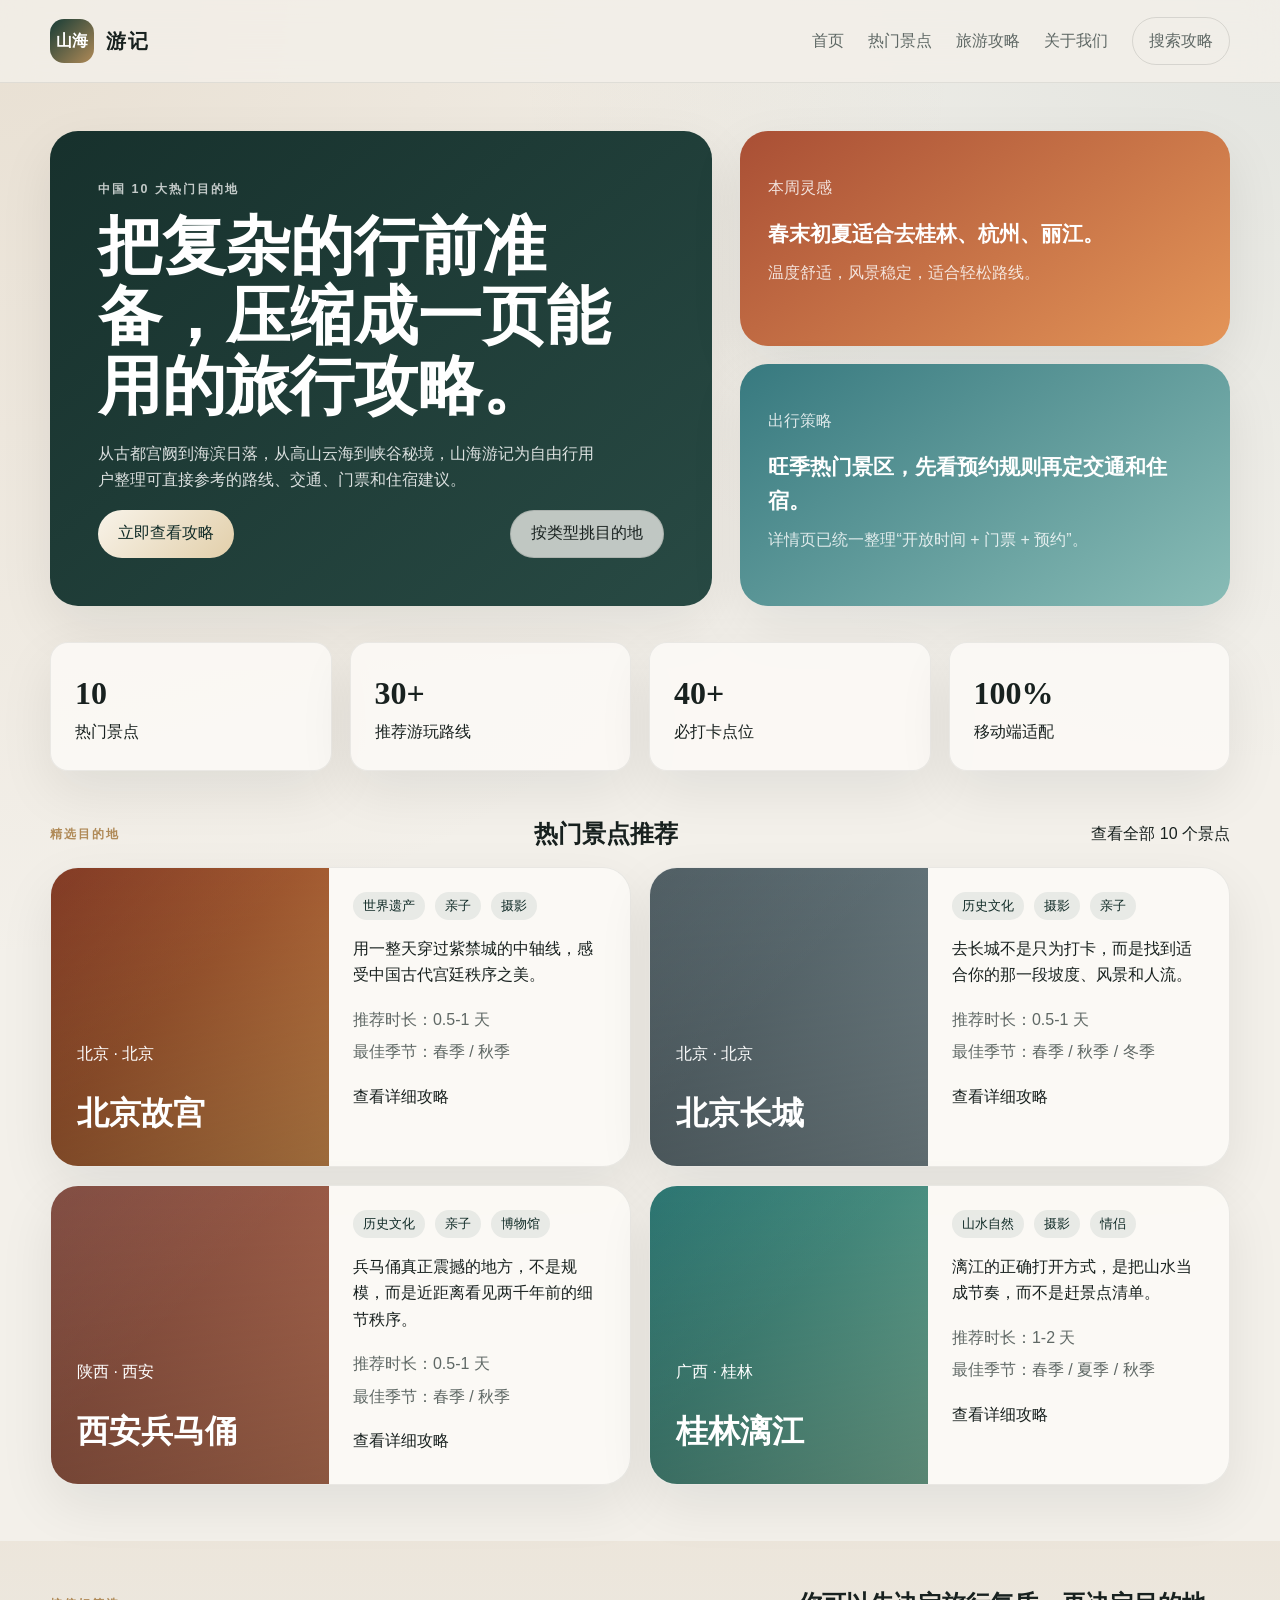
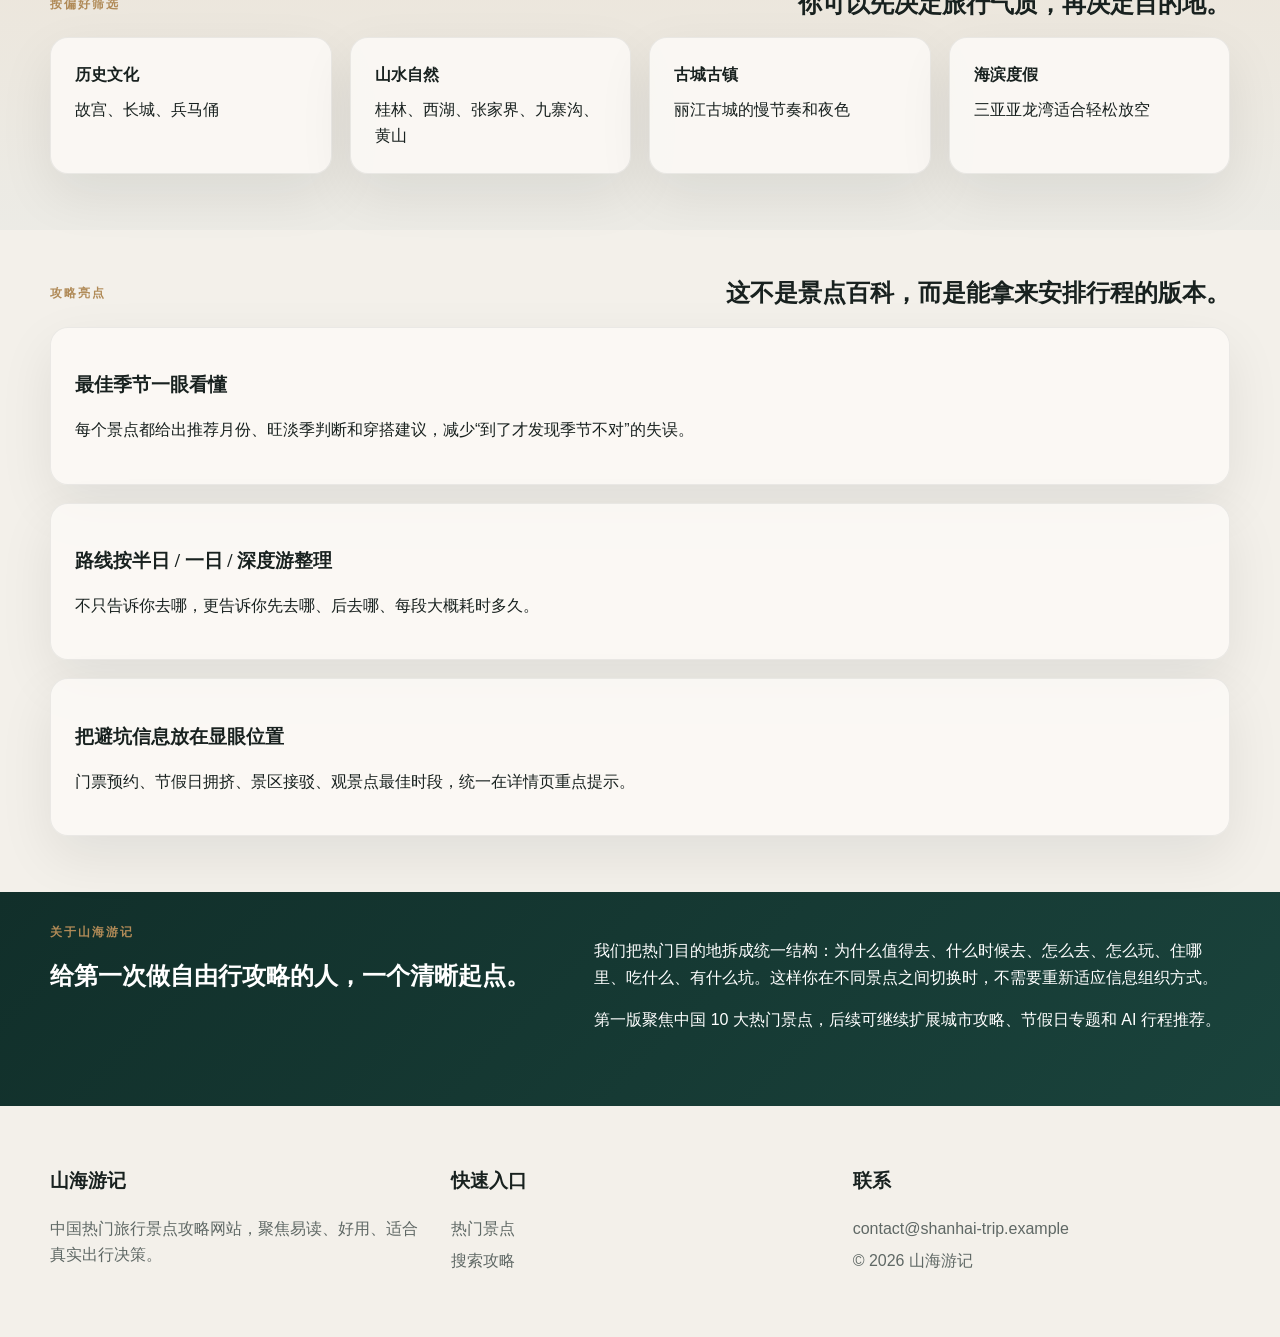
<file: index.html>
<!DOCTYPE html>
<html lang="zh-CN">
  <head>
    <meta charset="UTF-8" />
    <meta name="viewport" content="width=device-width, initial-scale=1.0" />
    <title>山海游记 | 中国热门旅行攻略</title>
    <meta
      name="description"
      content="山海游记为你整理中国10大热门旅行景点攻略，覆盖故宫、长城、西湖、九寨沟、黄山、张家界等目的地，提供最佳季节、路线、美食与住宿建议。"
    />
    <link rel="icon" type="image/svg+xml" href="./favicon.svg" />
    <link rel="stylesheet" href="./styles.css" />
  </head>
  <body data-page="home">
    <header class="site-header">
      <div class="container header-inner">
        <a class="brand" href="./index.html">
          <span class="brand-mark">山海</span>
          <span class="brand-text">游记</span>
        </a>
        <button class="menu-toggle" type="button" aria-label="打开导航">
          <span></span>
          <span></span>
        </button>
        <nav class="main-nav">
          <a href="./index.html">首页</a>
          <a href="./spots.html">热门景点</a>
          <a href="./spots.html#guide">旅游攻略</a>
          <a href="#about">关于我们</a>
          <a class="nav-search" href="./spots.html?q=">搜索攻略</a>
        </nav>
      </div>
    </header>

    <main>
      <section class="hero">
        <div class="container hero-grid">
          <div class="hero-copy reveal">
            <p class="eyebrow">中国 10 大热门目的地</p>
            <h1>把复杂的行前准备，压缩成一页能用的旅行攻略。</h1>
            <p class="hero-text">
              从古都宫阙到海滨日落，从高山云海到峡谷秘境，山海游记为自由行用户整理可直接参考的路线、交通、门票和住宿建议。
            </p>
            <div class="hero-actions">
              <a class="button button-primary" href="./spots.html">立即查看攻略</a>
              <a class="button button-secondary" href="#categories">按类型挑目的地</a>
            </div>
          </div>
          <div class="hero-panel reveal">
            <div class="panel-card sunset-card">
              <p>本周灵感</p>
              <strong>春末初夏适合去桂林、杭州、丽江。</strong>
              <span>温度舒适，风景稳定，适合轻松路线。</span>
            </div>
            <div class="panel-card jade-card">
              <p>出行策略</p>
              <strong>旺季热门景区，先看预约规则再定交通和住宿。</strong>
              <span>详情页已统一整理“开放时间 + 门票 + 预约”。</span>
            </div>
          </div>
        </div>
      </section>

      <section class="stats">
        <div class="container stats-grid">
          <article class="stat-card reveal">
            <strong>10</strong>
            <span>热门景点</span>
          </article>
          <article class="stat-card reveal">
            <strong>30+</strong>
            <span>推荐游玩路线</span>
          </article>
          <article class="stat-card reveal">
            <strong>40+</strong>
            <span>必打卡点位</span>
          </article>
          <article class="stat-card reveal">
            <strong>100%</strong>
            <span>移动端适配</span>
          </article>
        </div>
      </section>

      <section class="section">
        <div class="container">
          <div class="section-head">
            <p class="eyebrow">精选目的地</p>
            <h2>热门景点推荐</h2>
            <a class="text-link" href="./spots.html">查看全部 10 个景点</a>
          </div>
          <div class="featured-grid" id="featured-spots"></div>
        </div>
      </section>

      <section class="section section-tinted" id="categories">
        <div class="container">
          <div class="section-head">
            <p class="eyebrow">按偏好筛选</p>
            <h2>你可以先决定旅行气质，再决定目的地。</h2>
          </div>
          <div class="category-grid">
            <a class="category-card reveal" href="./spots.html?category=历史文化">
              <strong>历史文化</strong>
              <span>故宫、长城、兵马俑</span>
            </a>
            <a class="category-card reveal" href="./spots.html?category=山水自然">
              <strong>山水自然</strong>
              <span>桂林、西湖、张家界、九寨沟、黄山</span>
            </a>
            <a class="category-card reveal" href="./spots.html?category=古城古镇">
              <strong>古城古镇</strong>
              <span>丽江古城的慢节奏和夜色</span>
            </a>
            <a class="category-card reveal" href="./spots.html?category=海滨度假">
              <strong>海滨度假</strong>
              <span>三亚亚龙湾适合轻松放空</span>
            </a>
          </div>
        </div>
      </section>

      <section class="section">
        <div class="container">
          <div class="section-head">
            <p class="eyebrow">攻略亮点</p>
            <h2>这不是景点百科，而是能拿来安排行程的版本。</h2>
          </div>
          <div class="insight-grid">
            <article class="insight-card reveal">
              <h3>最佳季节一眼看懂</h3>
              <p>每个景点都给出推荐月份、旺淡季判断和穿搭建议，减少“到了才发现季节不对”的失误。</p>
            </article>
            <article class="insight-card reveal">
              <h3>路线按半日 / 一日 / 深度游整理</h3>
              <p>不只告诉你去哪，更告诉你先去哪、后去哪、每段大概耗时多久。</p>
            </article>
            <article class="insight-card reveal">
              <h3>把避坑信息放在显眼位置</h3>
              <p>门票预约、节假日拥挤、景区接驳、观景点最佳时段，统一在详情页重点提示。</p>
            </article>
          </div>
        </div>
      </section>

      <section class="section section-dark" id="about">
        <div class="container about-grid">
          <div>
            <p class="eyebrow">关于山海游记</p>
            <h2>给第一次做自由行攻略的人，一个清晰起点。</h2>
          </div>
          <div>
            <p>
              我们把热门目的地拆成统一结构：为什么值得去、什么时候去、怎么去、怎么玩、住哪里、吃什么、有什么坑。这样你在不同景点之间切换时，不需要重新适应信息组织方式。
            </p>
            <p>
              第一版聚焦中国 10 大热门景点，后续可继续扩展城市攻略、节假日专题和 AI 行程推荐。
            </p>
          </div>
        </div>
      </section>
    </main>

    <footer class="site-footer">
      <div class="container footer-grid">
        <div>
          <h3>山海游记</h3>
          <p>中国热门旅行景点攻略网站，聚焦易读、好用、适合真实出行决策。</p>
        </div>
        <div>
          <h3>快速入口</h3>
          <a href="./spots.html">热门景点</a>
          <a href="./spots.html?q=">搜索攻略</a>
        </div>
        <div>
          <h3>联系</h3>
          <p>contact@shanhai-trip.example</p>
          <p>© 2026 山海游记</p>
        </div>
      </div>
    </footer>

    <script src="./data.js"></script>
    <script src="./app.js"></script>
  </body>
</html>
</file>
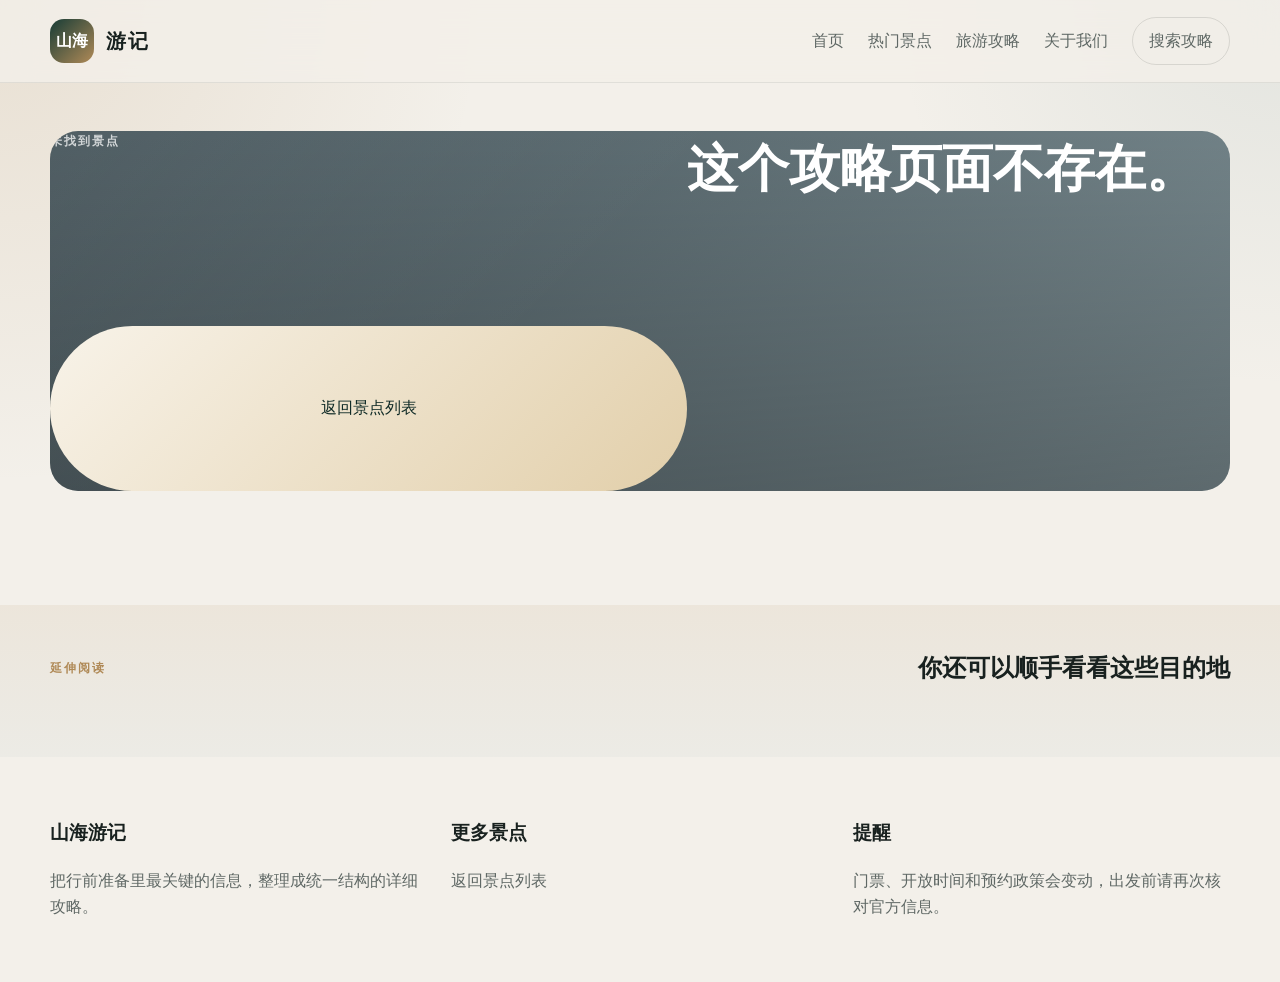
<file: spot.html>
<!DOCTYPE html>
<html lang="zh-CN">
  <head>
    <meta charset="UTF-8" />
    <meta name="viewport" content="width=device-width, initial-scale=1.0" />
    <title>景点攻略 | 山海游记</title>
    <meta name="description" content="中国热门景点详细攻略页面，包含最佳季节、门票、交通、路线、美食和住宿建议。" />
    <link rel="icon" type="image/svg+xml" href="./favicon.svg" />
    <link rel="stylesheet" href="./styles.css" />
  </head>
  <body data-page="spot">
    <header class="site-header">
      <div class="container header-inner">
        <a class="brand" href="./index.html">
          <span class="brand-mark">山海</span>
          <span class="brand-text">游记</span>
        </a>
        <button class="menu-toggle" type="button" aria-label="打开导航">
          <span></span>
          <span></span>
        </button>
        <nav class="main-nav">
          <a href="./index.html">首页</a>
          <a href="./spots.html">热门景点</a>
          <a href="#spot-content">旅游攻略</a>
          <a href="./index.html#about">关于我们</a>
          <a class="nav-search" href="./spots.html">搜索攻略</a>
        </nav>
      </div>
    </header>

    <main id="spot-content">
      <section class="detail-hero" id="detail-hero"></section>
      <section class="section">
        <div class="container detail-layout">
          <aside class="toc-panel" id="spot-toc"></aside>
          <article class="detail-content" id="spot-detail"></article>
        </div>
      </section>
      <section class="section section-tinted">
        <div class="container">
          <div class="section-head">
            <p class="eyebrow">延伸阅读</p>
            <h2>你还可以顺手看看这些目的地</h2>
          </div>
          <div class="related-grid" id="related-spots"></div>
        </div>
      </section>
    </main>

    <footer class="site-footer">
      <div class="container footer-grid">
        <div>
          <h3>山海游记</h3>
          <p>把行前准备里最关键的信息，整理成统一结构的详细攻略。</p>
        </div>
        <div>
          <h3>更多景点</h3>
          <a href="./spots.html">返回景点列表</a>
        </div>
        <div>
          <h3>提醒</h3>
          <p>门票、开放时间和预约政策会变动，出发前请再次核对官方信息。</p>
        </div>
      </div>
    </footer>

    <button class="back-to-top" id="back-to-top" type="button" aria-label="返回顶部">↑</button>

    <script src="./data.js"></script>
    <script src="./app.js"></script>
  </body>
</html>
</file>
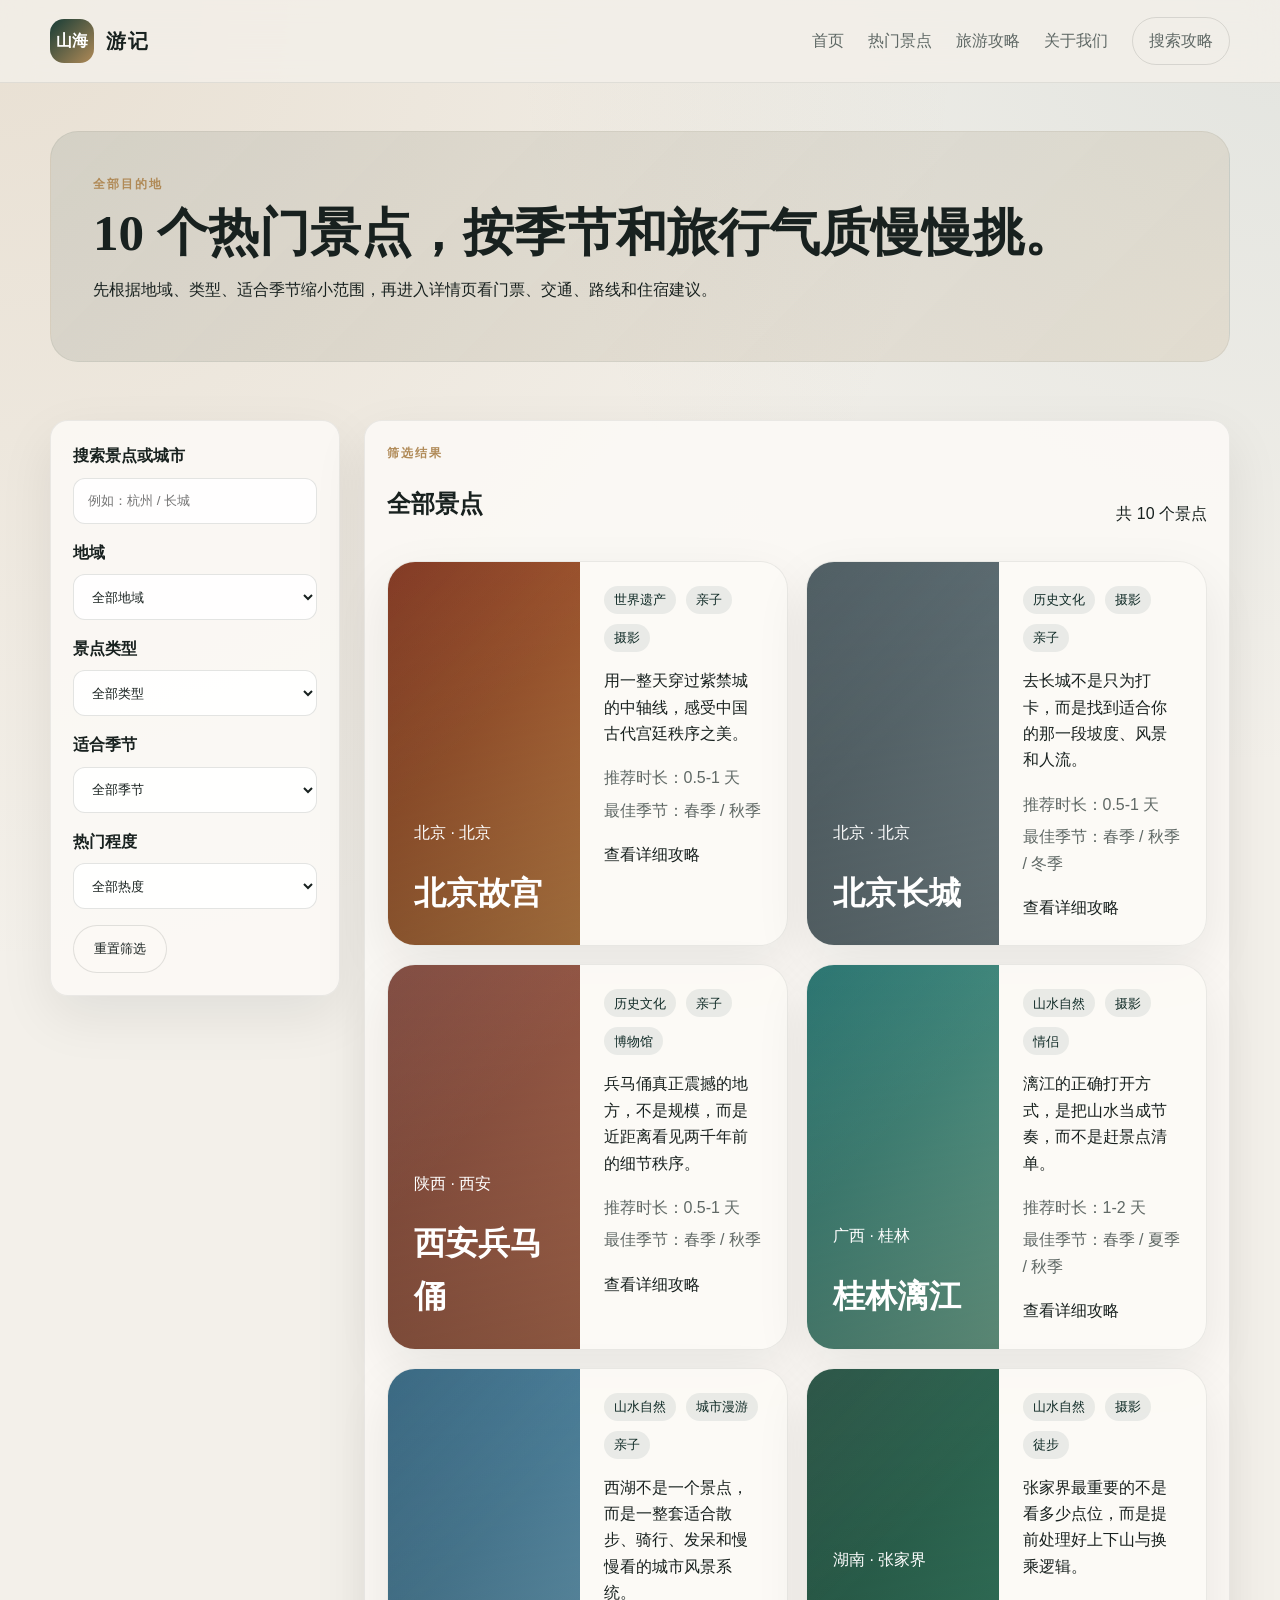
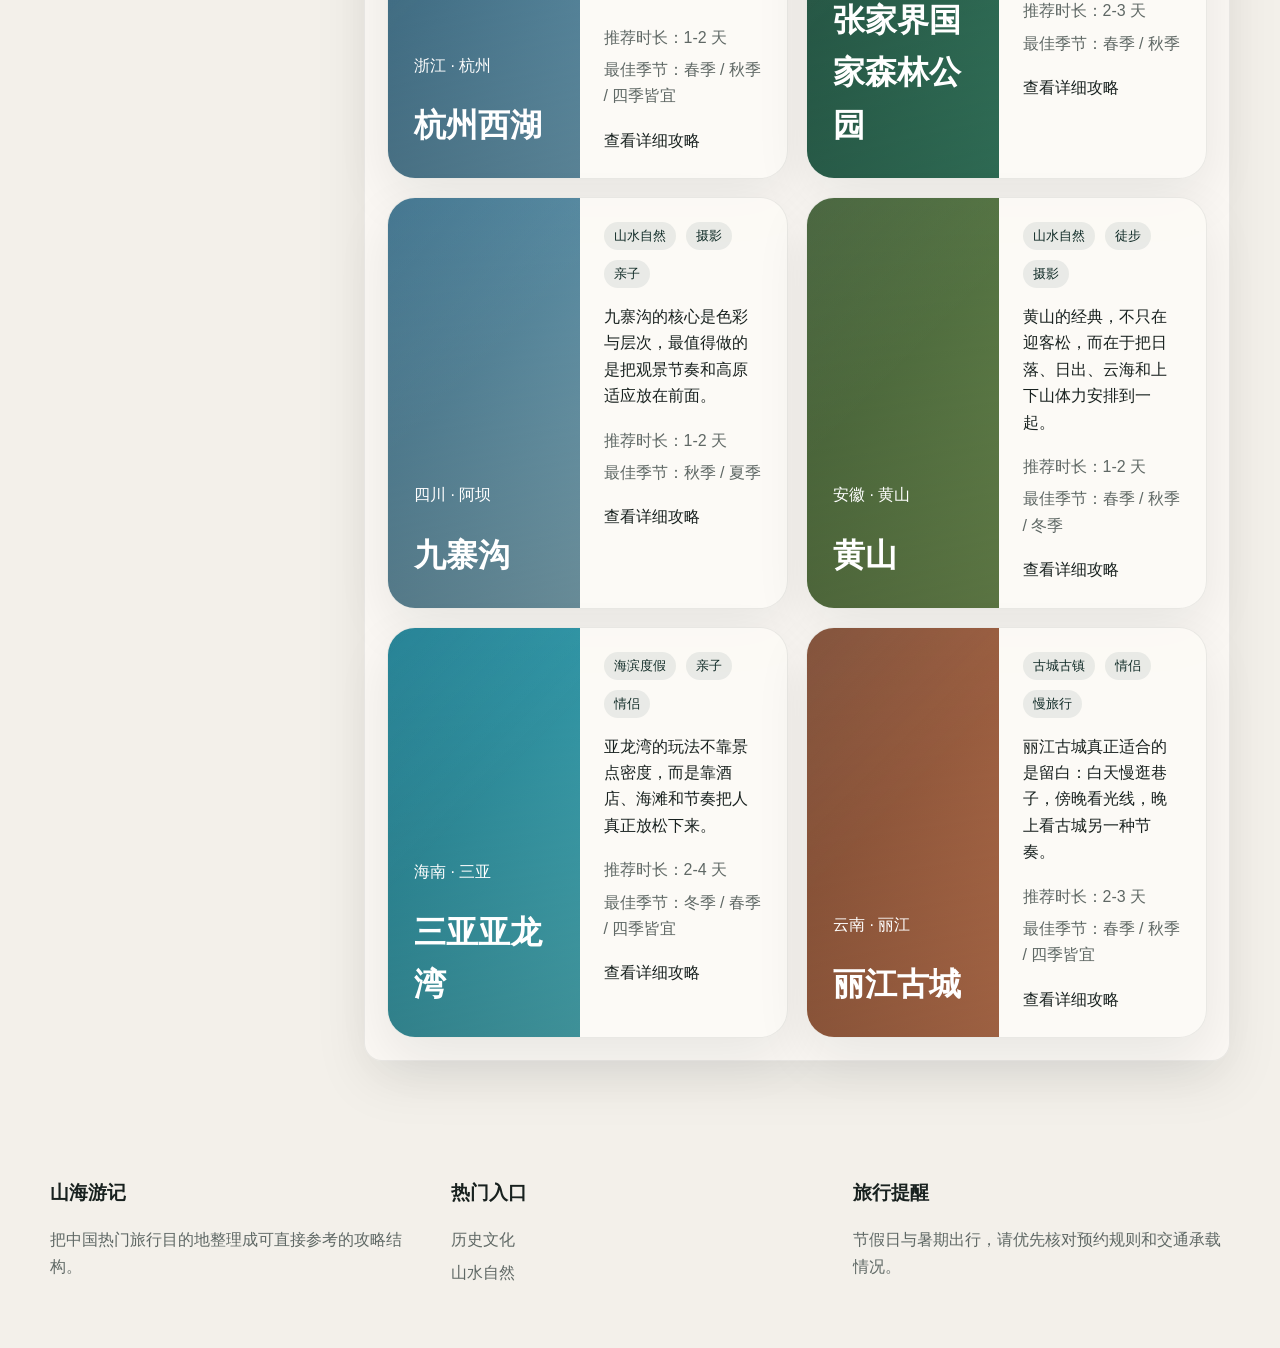
<file: spots.html>
<!DOCTYPE html>
<html lang="zh-CN">
  <head>
    <meta charset="UTF-8" />
    <meta name="viewport" content="width=device-width, initial-scale=1.0" />
    <title>热门景点列表 | 山海游记</title>
    <meta
      name="description"
      content="浏览中国10大热门旅行景点，按地域、类型、季节与热度筛选，快速找到适合你的国内旅行目的地。"
    />
    <link rel="icon" type="image/svg+xml" href="./favicon.svg" />
    <link rel="stylesheet" href="./styles.css" />
  </head>
  <body data-page="spots">
    <header class="site-header">
      <div class="container header-inner">
        <a class="brand" href="./index.html">
          <span class="brand-mark">山海</span>
          <span class="brand-text">游记</span>
        </a>
        <button class="menu-toggle" type="button" aria-label="打开导航">
          <span></span>
          <span></span>
        </button>
        <nav class="main-nav">
          <a href="./index.html">首页</a>
          <a href="./spots.html">热门景点</a>
          <a href="./spots.html#guide">旅游攻略</a>
          <a href="./index.html#about">关于我们</a>
          <a class="nav-search" href="#filter-panel">搜索攻略</a>
        </nav>
      </div>
    </header>

    <main class="page-main">
      <section class="page-hero page-hero-list">
        <div class="container">
          <p class="eyebrow">全部目的地</p>
          <h1>10 个热门景点，按季节和旅行气质慢慢挑。</h1>
          <p>
            先根据地域、类型、适合季节缩小范围，再进入详情页看门票、交通、路线和住宿建议。
          </p>
        </div>
      </section>

      <section class="section" id="guide">
        <div class="container list-layout">
          <aside class="filter-panel" id="filter-panel">
            <div class="panel-section">
              <label for="search-input">搜索景点或城市</label>
              <input id="search-input" type="search" placeholder="例如：杭州 / 长城" />
            </div>
            <div class="panel-section">
              <label for="region-filter">地域</label>
              <select id="region-filter">
                <option value="">全部地域</option>
              </select>
            </div>
            <div class="panel-section">
              <label for="category-filter">景点类型</label>
              <select id="category-filter">
                <option value="">全部类型</option>
              </select>
            </div>
            <div class="panel-section">
              <label for="season-filter">适合季节</label>
              <select id="season-filter">
                <option value="">全部季节</option>
              </select>
            </div>
            <div class="panel-section">
              <label for="popularity-filter">热门程度</label>
              <select id="popularity-filter">
                <option value="">全部热度</option>
                <option value="极高">极高</option>
                <option value="很高">很高</option>
              </select>
            </div>
            <button class="button button-secondary filter-reset" id="reset-filters" type="button">
              重置筛选
            </button>
          </aside>

          <div class="results-panel">
            <div class="results-head">
              <div>
                <p class="eyebrow">筛选结果</p>
                <h2 id="results-title">全部景点</h2>
              </div>
              <p id="results-count"></p>
            </div>
            <div class="spot-grid" id="spot-list"></div>
            <div class="empty-state hidden" id="empty-state">
              <h3>没有找到符合条件的景点</h3>
              <p>可以清空筛选条件，或者尝试按城市名、景点类型重新搜索。</p>
            </div>
          </div>
        </div>
      </section>
    </main>

    <footer class="site-footer">
      <div class="container footer-grid">
        <div>
          <h3>山海游记</h3>
          <p>把中国热门旅行目的地整理成可直接参考的攻略结构。</p>
        </div>
        <div>
          <h3>热门入口</h3>
          <a href="./spots.html?category=历史文化">历史文化</a>
          <a href="./spots.html?category=山水自然">山水自然</a>
        </div>
        <div>
          <h3>旅行提醒</h3>
          <p>节假日与暑期出行，请优先核对预约规则和交通承载情况。</p>
        </div>
      </div>
    </footer>

    <script src="./data.js"></script>
    <script src="./app.js"></script>
  </body>
</html>
</file>
<file: styles.css>
:root {
  --bg: #f3f0ea;
  --paper: #fcfaf6;
  --ink: #18211f;
  --muted: #5f6865;
  --line: rgba(24, 33, 31, 0.12);
  --green: #173c36;
  --green-dark: #102b27;
  --sand: #b08a57;
  --sun: #d8be8a;
  --teal: #6d8f92;
  --shadow: 0 20px 54px rgba(17, 28, 26, 0.08);
  --radius-lg: 28px;
  --radius-md: 18px;
  --radius-sm: 12px;
  --container: 1180px;
}

* {
  box-sizing: border-box;
}

html {
  scroll-behavior: smooth;
}

body {
  margin: 0;
  color: var(--ink);
  background:
    radial-gradient(circle at top left, rgba(176, 138, 87, 0.16), transparent 30%),
    radial-gradient(circle at top right, rgba(109, 143, 146, 0.12), transparent 24%),
    var(--bg);
  font-family: "Segoe UI", "PingFang SC", "Hiragino Sans GB", "Microsoft YaHei", sans-serif;
  line-height: 1.65;
}

a {
  color: inherit;
  text-decoration: none;
}

img {
  max-width: 100%;
}

.container {
  width: min(var(--container), calc(100% - 40px));
  margin: 0 auto;
}

.site-header {
  position: sticky;
  top: 0;
  z-index: 20;
  backdrop-filter: blur(16px);
  background: rgba(243, 240, 234, 0.82);
  border-bottom: 1px solid rgba(24, 33, 31, 0.08);
}

.header-inner {
  display: flex;
  align-items: center;
  justify-content: space-between;
  min-height: 82px;
  gap: 24px;
}

.brand {
  display: inline-flex;
  align-items: center;
  gap: 12px;
  font-family: Georgia, "Noto Serif SC", serif;
}

.brand-mark {
  display: inline-grid;
  place-items: center;
  width: 44px;
  height: 44px;
  border-radius: 14px;
  background: linear-gradient(135deg, var(--green), var(--sand));
  color: white;
  font-weight: 700;
}

.brand-text {
  font-size: 1.25rem;
  font-weight: 700;
  letter-spacing: 0.08em;
}

.main-nav {
  display: flex;
  align-items: center;
  gap: 24px;
}

.main-nav a {
  color: var(--muted);
}

.main-nav a:hover,
.text-link:hover {
  color: var(--green);
}

.nav-search {
  padding: 10px 16px;
  border: 1px solid var(--line);
  border-radius: 999px;
}

.menu-toggle {
  display: none;
  width: 48px;
  height: 48px;
  border: 1px solid var(--line);
  border-radius: 14px;
  background: transparent;
}

.menu-toggle span {
  display: block;
  width: 20px;
  height: 2px;
  margin: 6px auto;
  background: var(--ink);
}

.hero,
.page-hero,
.detail-hero {
  padding: 48px 0 28px;
}

.hero-grid {
  display: grid;
  grid-template-columns: 1.15fr 0.85fr;
  gap: 28px;
  align-items: stretch;
}

.hero-copy,
.hero-panel,
.detail-hero-shell,
.page-hero .container {
  border-radius: var(--radius-lg);
}

.hero-copy {
  padding: 48px;
  background: linear-gradient(140deg, rgba(16, 43, 39, 0.97), rgba(23, 60, 54, 0.92));
  color: white;
  box-shadow: var(--shadow);
}

.hero-copy h1,
.page-hero h1,
.detail-hero h1,
.section-head h2,
.section-dark h2 {
  font-family: Georgia, "Noto Serif SC", serif;
  line-height: 1.1;
}

.hero-copy h1 {
  font-size: clamp(2.5rem, 5vw, 4.8rem);
  margin: 12px 0 18px;
}

.hero-text {
  max-width: 56ch;
  color: rgba(255, 255, 255, 0.84);
}

.hero-panel {
  display: grid;
  gap: 18px;
}

.panel-card {
  min-height: 190px;
  padding: 28px;
  border-radius: var(--radius-lg);
  box-shadow: var(--shadow);
  color: white;
}

.sunset-card {
  background: linear-gradient(145deg, #a94f35, #e49558);
}

.jade-card {
  background: linear-gradient(145deg, #37797f, #89bcb6);
}

.panel-card p,
.panel-card span {
  color: rgba(255, 255, 255, 0.82);
}

.panel-card strong {
  display: block;
  font-size: 1.3rem;
  margin: 8px 0;
}

.eyebrow {
  margin: 0;
  text-transform: uppercase;
  letter-spacing: 0.16em;
  font-size: 0.78rem;
  color: var(--sand);
  font-weight: 700;
}

.hero-copy .eyebrow,
.detail-hero .eyebrow {
  color: rgba(255, 255, 255, 0.74);
}

.hero-actions,
.section-head {
  display: flex;
  align-items: center;
  justify-content: space-between;
  gap: 18px;
  flex-wrap: wrap;
}

.button {
  display: inline-flex;
  align-items: center;
  justify-content: center;
  min-height: 48px;
  padding: 0 20px;
  border-radius: 999px;
  transition: transform 0.2s ease, background 0.2s ease;
}

.button:hover {
  transform: translateY(-1px);
}

.button-primary {
  background: linear-gradient(135deg, #f8f3e9, #e2cfaa);
  color: var(--green-dark);
}

.button-secondary {
  border: 1px solid var(--line);
  color: var(--ink);
  background: rgba(252, 250, 246, 0.72);
}

.stats {
  padding: 8px 0 0;
}

.stats-grid,
.featured-grid,
.category-grid,
.insight-grid,
.footer-grid,
.spot-grid,
.related-grid {
  display: grid;
  gap: 18px;
}

.stats-grid {
  grid-template-columns: repeat(4, 1fr);
}

.stat-card,
.insight-card,
.category-card,
.filter-panel,
.results-panel,
.toc-card,
.stack-card,
.faq-item {
  background: rgba(252, 250, 246, 0.86);
  border: 1px solid rgba(24, 33, 31, 0.07);
  box-shadow: var(--shadow);
}

.stat-card {
  padding: 24px;
  border-radius: var(--radius-md);
}

.stat-card strong {
  display: block;
  font-size: 2rem;
  font-family: Georgia, "Noto Serif SC", serif;
}

.section {
  padding: 30px 0 56px;
}

.section-tinted {
  background: linear-gradient(180deg, rgba(176, 138, 87, 0.1), rgba(109, 143, 146, 0.05));
}

.section-dark {
  background: linear-gradient(135deg, #112f2a, #1a433c);
  color: white;
}

.featured-grid,
.spot-grid,
.related-grid {
  grid-template-columns: repeat(2, minmax(0, 1fr));
}

.spot-card {
  display: grid;
  grid-template-columns: 0.96fr 1.04fr;
  min-height: 300px;
  overflow: hidden;
  border-radius: var(--radius-lg);
  border: 1px solid rgba(24, 33, 31, 0.08);
  background: rgba(252, 250, 246, 0.92);
  box-shadow: var(--shadow);
}

.spot-card-visual,
.detail-hero-shell {
  position: relative;
  overflow: hidden;
}

.spot-card-visual {
  padding: 26px;
  display: flex;
  flex-direction: column;
  justify-content: flex-end;
  color: white;
  min-height: 100%;
}

.spot-card-visual::before,
.detail-hero-shell::before {
  content: "";
  position: absolute;
  inset: 0;
  background:
    linear-gradient(135deg, rgba(255, 255, 255, 0.06), transparent 45%),
    linear-gradient(180deg, transparent, rgba(0, 0, 0, 0.25));
}

.spot-card-visual > *,
.detail-hero-shell > * {
  position: relative;
  z-index: 1;
}

.spot-card-visual h3 {
  margin: 4px 0 0;
  font-family: Georgia, "Noto Serif SC", serif;
  font-size: 2rem;
}

.spot-card-body {
  padding: 24px;
}

.card-meta {
  display: grid;
  gap: 6px;
  margin: 18px 0;
  color: var(--muted);
}

.tag-row,
.detail-tags {
  display: flex;
  gap: 10px;
  flex-wrap: wrap;
}

.tag {
  display: inline-flex;
  align-items: center;
  min-height: 28px;
  padding: 0 10px;
  border-radius: 999px;
  font-size: 0.82rem;
  color: var(--green-dark);
  background: rgba(23, 60, 54, 0.08);
}

.light-tag {
  color: white;
  background: rgba(255, 255, 255, 0.12);
}

.category-grid {
  grid-template-columns: repeat(4, 1fr);
}

.category-card,
.insight-card {
  padding: 24px;
  border-radius: var(--radius-md);
}

.category-card strong,
.insight-card h3 {
  display: block;
  margin-bottom: 8px;
  font-family: Georgia, "Noto Serif SC", serif;
}

.about-grid,
.list-layout,
.detail-layout,
.footer-grid {
  display: grid;
  gap: 24px;
}

.about-grid {
  grid-template-columns: 0.9fr 1.1fr;
}

.page-main {
  min-height: 70vh;
}

.page-hero .container {
  padding: 42px;
  background: linear-gradient(135deg, rgba(23, 60, 54, 0.1), rgba(176, 138, 87, 0.14));
  border: 1px solid rgba(24, 33, 31, 0.06);
}

.page-hero h1 {
  margin: 10px 0 8px;
  font-size: clamp(2rem, 4vw, 3.4rem);
}

.list-layout {
  grid-template-columns: 290px minmax(0, 1fr);
  align-items: start;
}

.filter-panel,
.results-panel,
.toc-card {
  border-radius: var(--radius-md);
  padding: 22px;
}

.panel-section {
  margin-bottom: 16px;
}

.panel-section label {
  display: block;
  margin-bottom: 8px;
  font-weight: 600;
}

.panel-section input,
.panel-section select {
  width: 100%;
  min-height: 46px;
  padding: 0 14px;
  border-radius: 12px;
  border: 1px solid rgba(24, 33, 31, 0.12);
  background: rgba(255, 255, 255, 0.88);
  color: var(--ink);
}

.results-head {
  display: flex;
  align-items: end;
  justify-content: space-between;
  gap: 18px;
  margin-bottom: 18px;
}

.empty-state {
  padding: 28px;
  border-radius: var(--radius-md);
  background: rgba(255, 255, 255, 0.8);
  margin-top: 18px;
}

.hidden {
  display: none;
}

.detail-hero-shell {
  display: grid;
  grid-template-columns: 1.08fr 0.92fr;
  min-height: 360px;
  color: white;
}

.detail-hero-copy {
  padding: 36px;
  align-self: end;
}

.detail-hero h1 {
  font-size: clamp(2.4rem, 4vw, 4.2rem);
  margin: 10px 0 12px;
}

.detail-subtitle {
  color: rgba(255, 255, 255, 0.76);
}

.detail-hero-meta {
  display: grid;
  align-content: center;
  gap: 10px;
  padding: 36px;
  background: rgba(10, 16, 15, 0.18);
}

.detail-hero-meta strong {
  font-size: 0.86rem;
  text-transform: uppercase;
  letter-spacing: 0.12em;
}

.detail-layout {
  grid-template-columns: 250px minmax(0, 1fr);
  align-items: start;
}

.toc-card {
  position: sticky;
  top: 104px;
  display: grid;
  gap: 12px;
}

.toc-card a {
  color: var(--muted);
}

.detail-content {
  display: grid;
  gap: 18px;
}

.detail-section {
  padding: 28px;
  border-radius: var(--radius-md);
  background: rgba(252, 250, 246, 0.88);
  border: 1px solid rgba(24, 33, 31, 0.08);
  box-shadow: var(--shadow);
}

.detail-section h2,
.detail-section h3 {
  font-family: Georgia, "Noto Serif SC", serif;
}

.info-grid,
.stack-grid {
  display: grid;
  gap: 16px;
}

.info-grid {
  grid-template-columns: repeat(2, minmax(0, 1fr));
  margin-top: 18px;
}

.info-item {
  padding: 18px;
  border-radius: 14px;
  background: rgba(23, 60, 54, 0.06);
}

.info-item strong {
  display: block;
  margin-bottom: 6px;
  color: var(--green-dark);
}

.bullet-list,
.ordered-list {
  padding-left: 20px;
}

.quote-box {
  margin-top: 16px;
  padding: 16px 18px;
  border-left: 4px solid var(--sand);
  background: rgba(176, 138, 87, 0.12);
}

.stack-grid {
  grid-template-columns: repeat(2, minmax(0, 1fr));
}

.stack-card,
.faq-item {
  padding: 20px;
  border-radius: 16px;
}

.faq-list {
  display: grid;
  gap: 14px;
  margin-top: 18px;
}

.site-footer {
  padding: 28px 0 56px;
}

.footer-grid {
  grid-template-columns: repeat(3, 1fr);
  padding-top: 14px;
}

.footer-grid a,
.footer-grid p {
  display: block;
  color: var(--muted);
  margin: 6px 0;
}

.back-to-top {
  position: fixed;
  right: 20px;
  bottom: 20px;
  width: 48px;
  height: 48px;
  border: none;
  border-radius: 50%;
  background: var(--green);
  color: white;
  cursor: pointer;
  box-shadow: var(--shadow);
  opacity: 0;
  pointer-events: none;
  transition: opacity 0.25s ease;
}

.back-to-top.visible {
  opacity: 1;
  pointer-events: auto;
}

.tone-amber .spot-card-visual,
.tone-amber.detail-hero-shell {
  background: linear-gradient(135deg, #7b2f18, #d08d4e);
}

.tone-stone .spot-card-visual,
.tone-stone.detail-hero-shell {
  background: linear-gradient(135deg, #46555b, #7d8e93);
}

.tone-clay .spot-card-visual,
.tone-clay.detail-hero-shell {
  background: linear-gradient(135deg, #7a4338, #ba7355);
}

.tone-jade .spot-card-visual,
.tone-jade.detail-hero-shell {
  background: linear-gradient(135deg, #1f6d69, #77b299);
}

.tone-lake .spot-card-visual,
.tone-lake.detail-hero-shell {
  background: linear-gradient(135deg, #2f607b, #76adc6);
}

.tone-forest .spot-card-visual,
.tone-forest.detail-hero-shell {
  background: linear-gradient(135deg, #214c3d, #3d8c6e);
}

.tone-glacier .spot-card-visual,
.tone-glacier.detail-hero-shell {
  background: linear-gradient(135deg, #3a6f8a, #8ab9c9);
}

.tone-pine .spot-card-visual,
.tone-pine.detail-hero-shell {
  background: linear-gradient(135deg, #405e36, #789a58);
}

.tone-coast .spot-card-visual,
.tone-coast.detail-hero-shell {
  background: linear-gradient(135deg, #1b7c90, #53c0ca);
}

.tone-sunset .spot-card-visual,
.tone-sunset.detail-hero-shell {
  background: linear-gradient(135deg, #7c4a32, #d18057);
}

.reveal {
  opacity: 0;
  transform: translateY(18px);
  transition: opacity 0.5s ease, transform 0.5s ease;
}

.revealed {
  opacity: 1;
  transform: translateY(0);
}

@media (max-width: 980px) {
  .hero-grid,
  .detail-hero-shell,
  .list-layout,
  .detail-layout,
  .about-grid,
  .stats-grid,
  .category-grid,
  .footer-grid,
  .stack-grid {
    grid-template-columns: 1fr;
  }

  .featured-grid,
  .spot-grid,
  .related-grid {
    grid-template-columns: 1fr;
  }

  .toc-card {
    position: static;
  }

  .main-nav {
    position: absolute;
    top: calc(100% + 8px);
    right: 20px;
    left: 20px;
    display: none;
    flex-direction: column;
    align-items: stretch;
    padding: 16px;
    border-radius: 18px;
    background: rgba(252, 250, 246, 0.98);
    box-shadow: var(--shadow);
  }

  .main-nav.nav-open {
    display: flex;
  }

  .menu-toggle {
    display: inline-block;
  }
}

@media (max-width: 640px) {
  .container {
    width: min(var(--container), calc(100% - 24px));
  }

  .hero-copy,
  .page-hero .container,
  .detail-hero-copy,
  .detail-hero-meta,
  .detail-section {
    padding: 24px;
  }

  .spot-card {
    grid-template-columns: 1fr;
  }

  .spot-card-visual {
    min-height: 200px;
  }

  .info-grid {
    grid-template-columns: 1fr;
  }

  .hero-copy h1,
  .detail-hero h1 {
    font-size: 2.2rem;
  }
}
</file>
